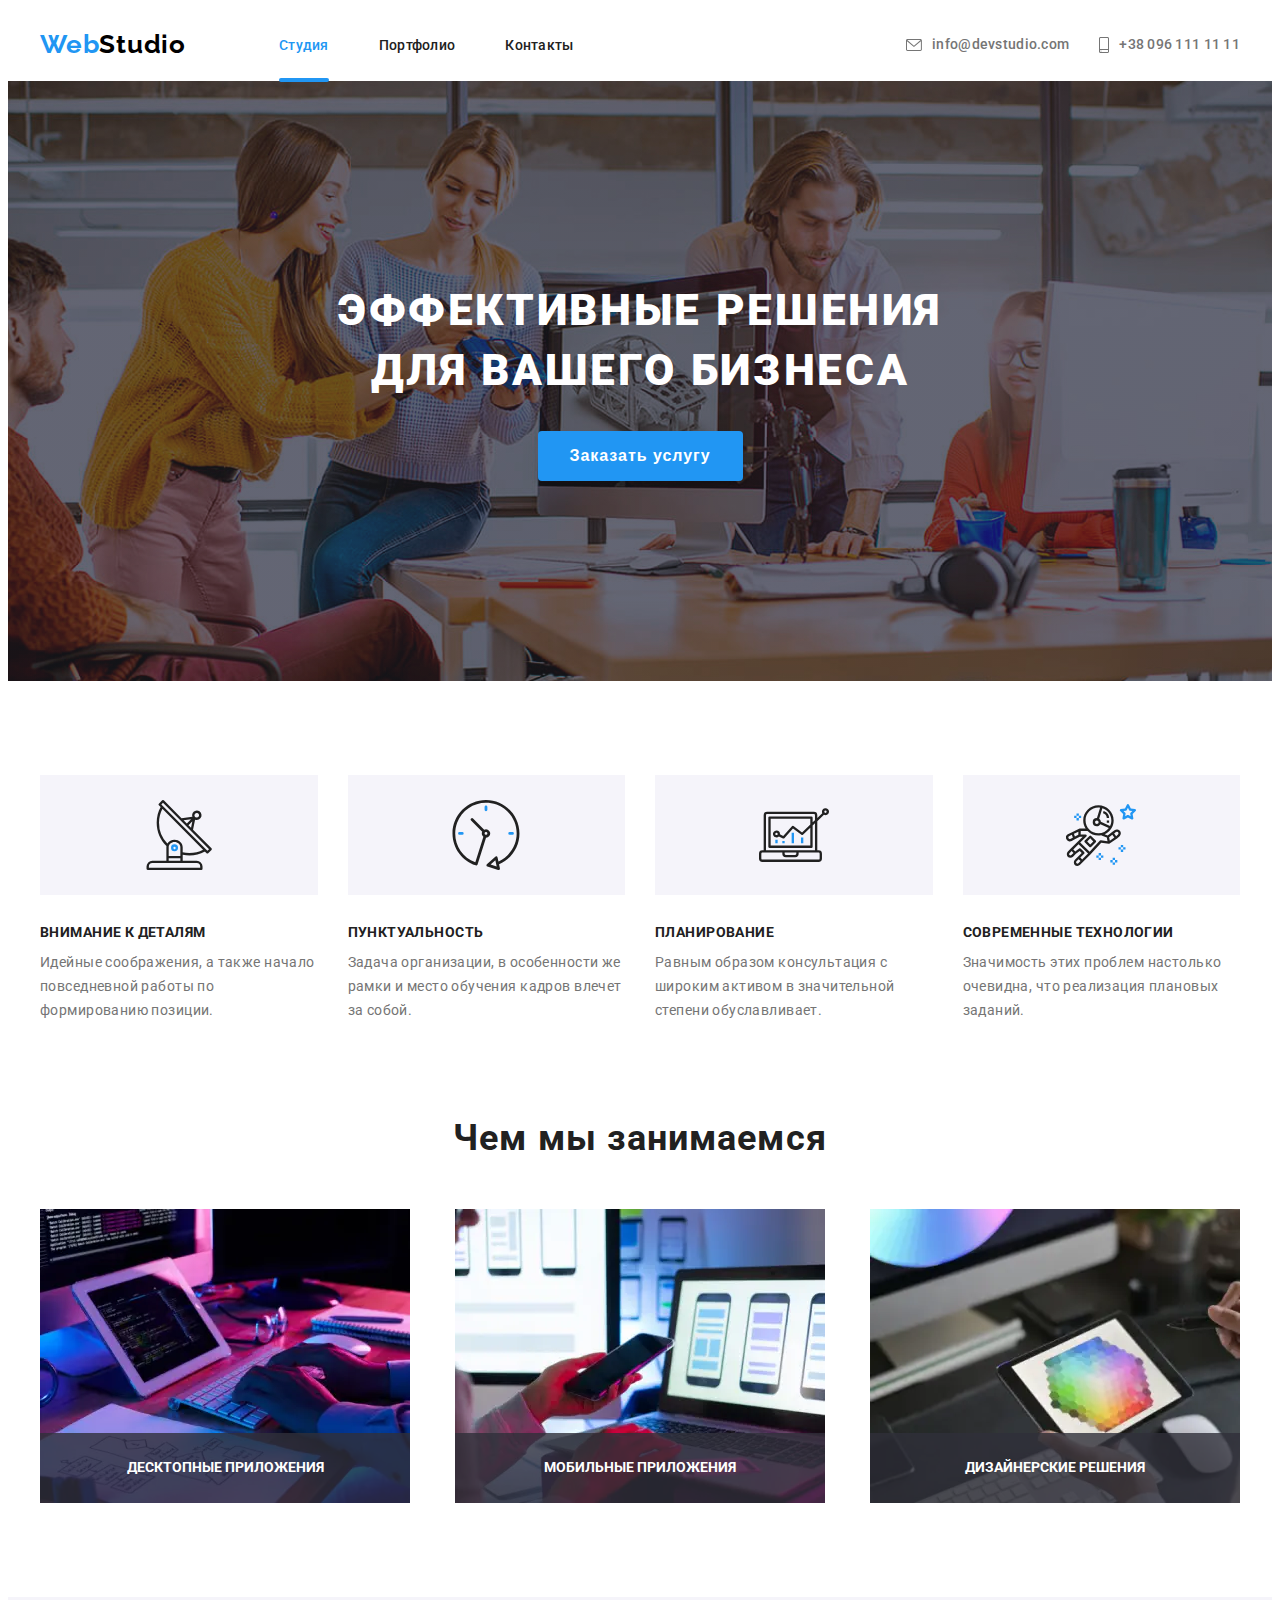
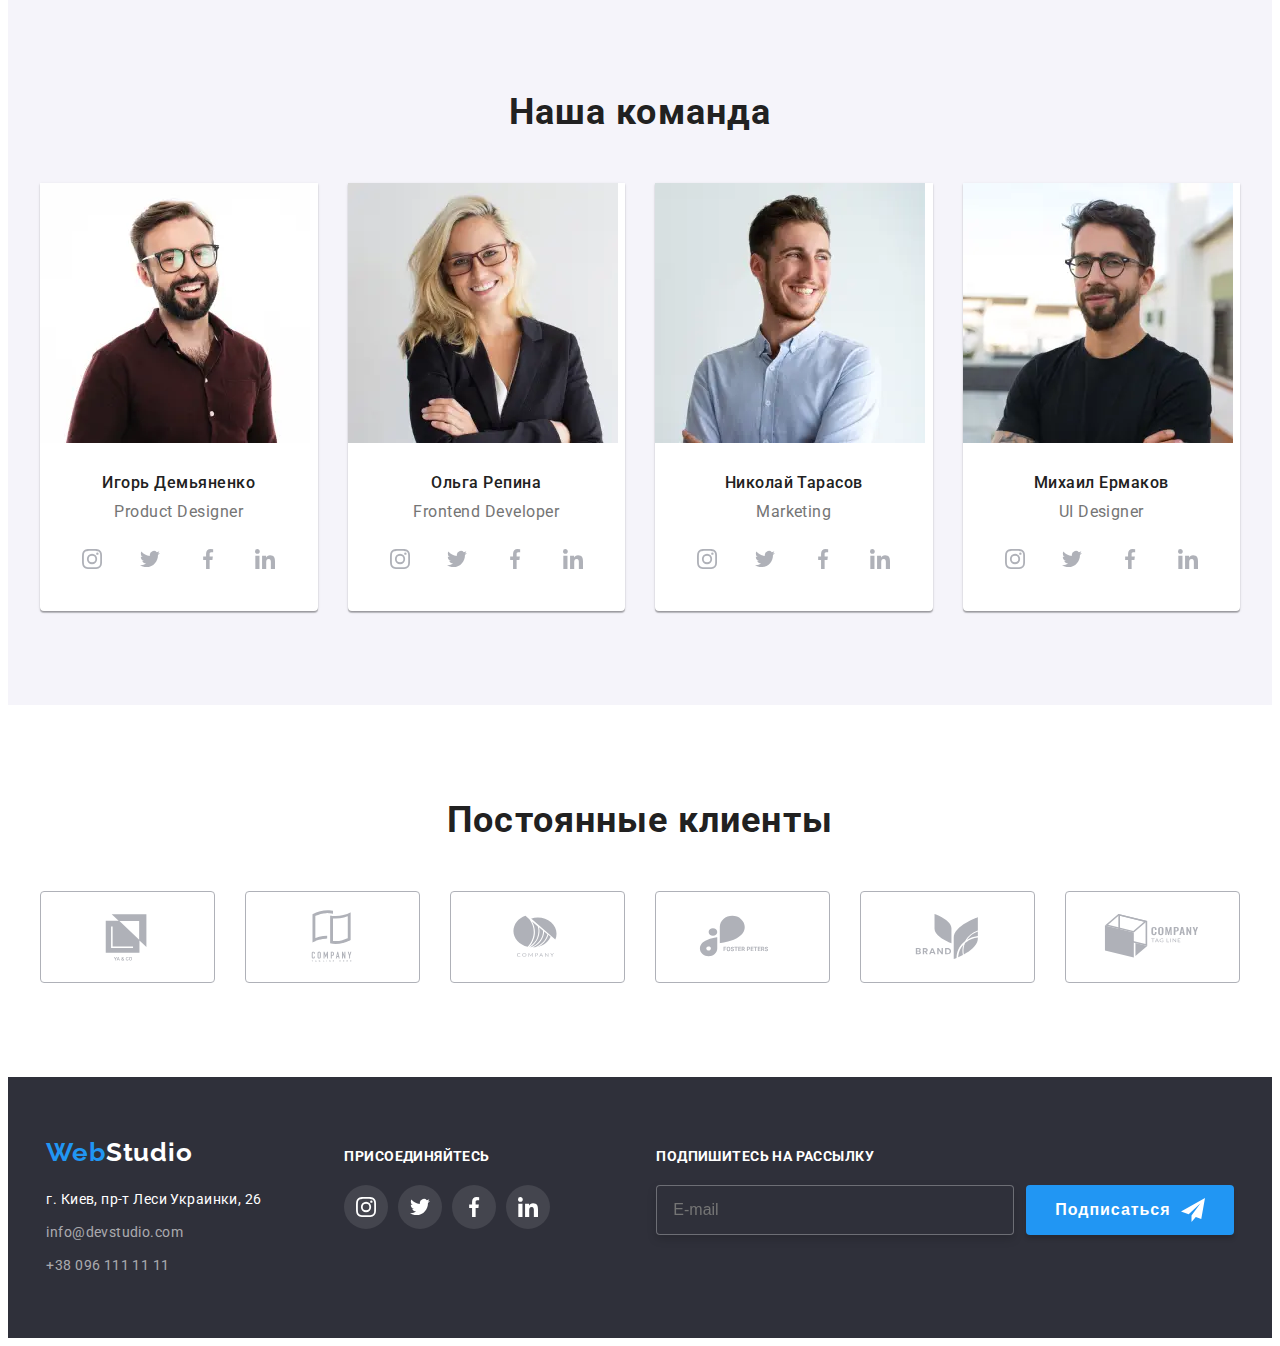
<file: index.html>
<!DOCTYPE html>
<html lang="ru">
  <head>
    <meta charset="UTF-8" />
    <meta http-equiv="X-UA-Compatible" content="IE=edge" />
    <meta name="viewport" content="width=device-width, initial-scale=1.0" />
    <title>Document</title>
    <link
      href="https://fonts.googleapis.com/css2?family=Raleway:wght@700&family=Roboto:wght@400;500;700;900&display=swap"
      rel="stylesheet"
    />
    <link rel="preconnect" href="https://fonts.gstatic.com" />
    <link
      rel="stylesheet"
      href="https://cdnjs.cloudflare.com/ajax/libs/modern-normalize/1.1.0/modern-normalize.min.css"
      integrity="sha512-wpPYUAdjBVSE4KJnH1VR1HeZfpl1ub8YT/NKx4PuQ5NmX2tKuGu6U/JRp5y+Y8XG2tV+wKQpNHVUX03MfMFn9Q=="
      crossorigin="anonymous"
      referrerpolicy="no-referrer"
    />
    <link rel="stylesheet" href="./css/main.min.css" />
  </head>
  <body>
    <!--                                  НАВИГАЦИЯ                                     -->

    <header class="header">
      <div class="container container__header">
        <nav class="navigation">
          <a href="./index.html" class="logo__icon"><span>Web</span>Studio</a>

          <ul class="menu list">
            <li class="menu__item">
              <a href="" class="link underline-link">Студия</a>
            </li>
            <li class="menu__item">
              <a href="./portfolio.html" class="link">Портфолио</a>
            </li>
            <li class="menu__item">
              <a href="" class="link">Контакты</a>
            </li>
          </ul>
        </nav>

        <ul class="contact__list list">
          <li class="contact__item">
            <a href="mailtu:info@devstudio.com" class="link">
              <svg width="16px" height="12px" class="contact__icon">
                <use href="./images/sprite.svg#mail"></use>
              </svg>
              info@devstudio.com
            </a>
          </li>
          <li class="contact__item">
            <a href="tel:380961111111" class="link">
              <svg width="10" height="16" class="contact__icon">
                <use href="./images/sprite.svg#phone"></use>
              </svg>
              +38 096 111 11 11
            </a>
          </li>
        </ul>
        <button class="menu-open" data-menu-open>
          <svg width="40px" height="40px" class="icon__brg">
            <use href="./images/sprite.svg#icon-burger"></use>
          </svg>
        </button>
      </div>

      <!-------------------- MOBILE MENU ----------------------->

      <div class="mobile__menu is-hidden" data-menu>
        <div class="container">
          <button class="menu__close-btn" data-menu-close>
            <svg class="menu__close-icon" width="19" height="19">
              <use href="./images/sprite.svg#closebackd"></use>
            </svg>
          </button>
          <nav>
            <ul class="mobile__nav-list list">
              <li class="mob__nav-item">
                <a
                  class="mob__nav-link modile-nav__link--current link"
                  href="./index.html"
                  >Студия</a
                >
              </li>
              <li class="mob__nav-item">
                <a class="mob__nav-link link" href="./portfolio.html"
                  >Портфолио</a
                >
              </li>
              <li class="mob__nav-item">
                <a class="mob__nav-link link" href="#">Контакты</a>
              </li>
            </ul>
          </nav>
          <div class="mob-bottom">
            <ul class="modile__contact-list list">
              <li class="mob__contact-item">
                <a class="mob__contact-link-tel link" href="tel:+380961111111">
                  +38 096 111 11 11
                </a>
              </li>
              <li class="mob__contact-item">
                <a
                  class="mob__contact-link-mail link"
                  href="mailto:info@devstudio.com"
                >
                  info@devstudio.com
                </a>
              </li>
            </ul>
            <ul class="mob__social-list list">
              <li class="mob__social-item">
                <a href="" class="mob__social-link link">Instagram</a>
              </li>
              <li class="mob__social-item">
                <a href="" class="mob__social-link link">Twitter</a>
              </li>
              <li class="mob__social-item">
                <a href="" class="mob__social-link link">Facebook</a>
              </li>
              <li class="mob__social-item">
                <a href="" class="mob__social-link link">LinkedIn</a>
              </li>
            </ul>
          </div>
        </div>
      </div>
    </header>

    <main>
      <!--                               ГЕРОЙ                                        -->
      <section class="hero">
        <div class="container" calas="hero__container">
          <h1 class="hero__title">
            Эффективные решения <br />
            для вашего бизнеса
          </h1>
          <button type="button" class="hero__button" data-modal-open>
            Заказать услугу
          </button>
        </div>
      </section>
      <!--                               ПРИЕМУЩЕСТВА                                 -->
      <section class="advanteges">
        <div class="container">
          <ul class="advanteges__list list">
            <li class="advanteges__list-item">
              <div class="advanteges__item-icon">
                <svg width="70" height="70">
                  <use href="./images/sprite.svg#vnimanie"></use>
                </svg>
              </div>
              <h3 class="advanteges__title">Внимание к деталям</h3>
              <p class="advanteges__text">
                Идейные соображения, а также начало повседневной работы по
                формированию позиции.
              </p>
            </li>

            <li class="advanteges__list-item">
              <div class="advanteges__item-icon">
                <svg width="70" height="70">
                  <use href="./images/sprite.svg#punktualnost"></use>
                </svg>
              </div>
              <h3 class="advanteges__title">Пунктуальность</h3>
              <p class="advanteges__text">
                Задача организации, в особенности же рамки и место обучения
                кадров влечет за собой.
              </p>
            </li>

            <li class="advanteges__list-item">
              <div class="advanteges__item-icon">
                <svg width="70" height="70">
                  <use href="./images/sprite.svg#planirovanie"></use>
                </svg>
              </div>
              <h3 class="advanteges__title">Планирование</h3>
              <p class="advanteges__text">
                Равным образом консультация с широким активом в значительной
                степени обуславливает.
              </p>
            </li>

            <li class="advanteges__list-item">
              <div class="advanteges__item-icon">
                <svg width="70" height="70">
                  <use href="./images/sprite.svg#technology"></use>
                </svg>
              </div>
              <h3 class="advanteges__title">Современные технологии</h3>
              <p class="advanteges__text">
                Значимость этих проблем настолько очевидна, что реализация
                плановых заданий.
              </p>
            </li>
          </ul>
        </div>
      </section>
      <!--                            РОД ДЕЯТЕЛЬНОСТИ                                -->
      <section class="section section-hide">
        <div class="container">
          <h2 class="section-title">Чем мы занимаемся</h2>
          <ul class="activity__list list">
            <li class="activity__list_item">
              <div class="activity__overlap">
                <picture>
                  <source
                    media="(min-width: 1200px)"
                    srcset="
                      ./images/activity/activity-img-deckstop-1.webp    1x,
                      ./images/activity/activity-img-deckstop-1@2x.webp 2x
                    "
                    type="image/webp"
                  />
                  <source
                    media="(min-width: 1200px)"
                    srcset="
                      ./images/activity/activity-img-deckstop-1.jpg    1x,
                      ./images/activity/activity-img-deckstop-1@2x.jpg 2x
                    "
                  />
                  <img
                    src="./images/classes/classes2.jpg"
                    alt="Мужчина набирает код на клавиатуре"
                  />
                </picture>
                <p class="activity__overlap-heading">Десктопные приложения</p>
              </div>
            </li>
            <li class="activity__list_item">
              <div class="activity__overlap">
                <picture>
                  <source
                    media="(min-width: 1200px)"
                    srcset="
                      ./images/activity/activity-img-deckstop-2.webp    1x,
                      ./images/activity/activity-img-deckstop-2@2x.webp 2x
                    "
                    type="image/webp"
                  />
                  <source
                    media="(min-width: 1200px)"
                    srcset="
                      ./images/activity/activity-img-deckstop-2.jpg    1x,
                      ./images/activity/activity-img-deckstop-2@2x.jpg 2x
                    "
                  />
                  <img
                    src="#"
                    alt="Мужчина работает над мобильним приложением"
                  />
                </picture>
                <p class="activity__overlap-heading">Мобильные приложения</p>
              </div>
            </li>
            <li class="activity__list_item">
              <div class="activity__overlap">
                <picture>
                  <source
                    media="(min-width: 1200px)"
                    srcset="
                      ./images/activity/activity-img-deckstop-3.webp    1x,
                      ./images/activity/activity-img-deckstop-3@2x.webp 2x
                    "
                    type="image/webp"
                  />
                  <source
                    media="(min-width: 1200px)"
                    srcset="
                      ./images/activity/activity-img-deckstop-3.jpg    1x,
                      ./images/activity/activity-img-deckstop-3@2x.jpg 2x
                    "
                  />
                  <img
                    src="#"
                    alt="Женщина выбирает цвет на цветовой гамме на планшете"
                  />
                </picture>
                <p class="activity__overlap-heading">Дизайнерские решения</p>
              </div>
            </li>
          </ul>
        </div>
      </section>
      <!--                                КОМАНДА                                     -->
      <section class="section__team section">
        <div class="container">
          <h2 class="section-title">Наша команда</h2>
          <ul class="team__list">
            <li class="team__list-item">
              <picture>
                <source
                  media="(min-width: 1200px)"
                  srcset="
                    ./images/team/team-img-desktop-1.webp    1x,
                    ./images/team/team-img-desktop-1@2x.webp 2x
                  "
                  type="image/webp"
                />
                <source
                  media="(min-width: 1200px)"
                  srcset="
                    ./images/team/team-img-desktop-1.jpg    1x,
                    ./images/team/team-img-desktop-1@2x.jpg 2x
                  "
                />

                <source
                  media="(min-width: 768px)"
                  srcset="
                    ./images/team/team-img-tablet-1.webp    1x,
                    ./images/team/team-img-tablet-1@2x.webp 2x
                  "
                  type="image/webp"
                />
                <source
                  media="(min-width: 768px)"
                  srcset="
                    ./images/team/team-img-tablet-1.jpg    1x,
                    ./images/team/team-img-tablet-1@2x.jpg 2x
                  "
                />

                <source
                  media="(min-width: 320px)"
                  srcset="
                    ./images/team/team-img-mobile-1.webp    1x,
                    ./images/team/team-img-mobile-1@2x.webp 2x
                  "
                  type="image/webp"
                />
                <source
                  media="(min-width: 320px)"
                  srcset="
                    ./images/team/team-img-mobile-1.jpg    1x,
                    ./images/team/team-img-mobile-1@2x.jpg 2x
                  "
                />

                <img src="#" alt="Молодой парень в очках (красивый)" />
              </picture>
              <div class="team__description">
                <h3 class="team__description-title">Игорь Демьяненко</h3>
                <p lang="en" class="team__description-text">Product Designer</p>
                <ul class="social__list">
                  <li class="social__list-item">
                    <a href="" class="social__item-link">
                      <svg class="social__item-icon">
                        <use href="./images/sprite.svg#instagram"></use>
                      </svg>
                    </a>
                  </li>
                  <li class="social__list-item">
                    <a href="" class="social__item-link">
                      <svg class="social__item-icon">
                        <use href="./images/sprite.svg#twitter"></use>
                      </svg>
                    </a>
                  </li>
                  <li class="social__list-item">
                    <a href="" class="social__item-link">
                      <svg class="social__item-icon">
                        <use href="./images/sprite.svg#facebook"></use>
                      </svg>
                    </a>
                  </li>
                  <li class="social__list-item">
                    <a href="" class="social__item-link">
                      <svg class="social__item-icon">
                        <use href="./images/sprite.svg#linkedin"></use>
                      </svg>
                    </a>
                  </li>
                </ul>
              </div>
            </li>
            <li class="team__list-item">
              <picture>
                <source
                  media="(min-width: 1200px)"
                  srcset="
                    ./images/team/team-img-desktop-2.webp    1x,
                    ./images/team/team-img-desktop-2@2x.webp 2x
                  "
                  type="image/webp"
                />
                <source
                  media="(min-width: 1200px)"
                  srcset="
                    ./images/team/team-img-desktop-2.jpg    1x,
                    ./images/team/team-img-desktop-2@2x.jpg 2x
                  "
                />

                <source
                  media="(min-width: 768px)"
                  srcset="
                    ./images/team/team-img-tablet-2.webp    1x,
                    ./images/team/team-img-tablet-2@2x.webp 2x
                  "
                  type="image/webp"
                />
                <source
                  media="(min-width: 768px)"
                  srcset="
                    ./images/team/team-img-tablet-2.jpg    1x,
                    ./images/team/team-img-tablet-2@2x.jpg 2x
                  "
                />

                <source
                  media="(min-width: 320px)"
                  srcset="
                    ./images/team/team-img-mobile-2.webp    1x,
                    ./images/team/team-img-mobile-2@2x.webp 2x
                  "
                  type="image/webp"
                />
                <source
                  media="(min-width: 320px)"
                  srcset="
                    ./images/team/team-img-mobile-2.jpg    1x,
                    ./images/team/team-img-mobile-2@2x.jpg 2x
                  "
                />

                <img src="#" alt="Умная (блондинка) красивая женщина" />
              </picture>
              <div class="team__description">
                <h3 class="team__description-title">Ольга Репина</h3>
                <p lang="en" class="team__description-text">
                  Frontend Developer
                </p>
                <ul class="social__list">
                  <li class="social__list-item">
                    <a href="" class="social__item-link">
                      <svg class="social__item-icon">
                        <use href="./images/sprite.svg#instagram"></use>
                      </svg>
                    </a>
                  </li>
                  <li class="social__list-item">
                    <a href="" class="social__item-link">
                      <svg class="social__item-icon">
                        <use href="./images/sprite.svg#twitter"></use>
                      </svg>
                    </a>
                  </li>
                  <li class="social__list-item">
                    <a href="" class="social__item-link">
                      <svg class="social__item-icon">
                        <use href="./images/sprite.svg#facebook"></use>
                      </svg>
                    </a>
                  </li>
                  <li class="social__list-item">
                    <a href="" class="social__item-link">
                      <svg class="social__item-icon">
                        <use href="./images/sprite.svg#linkedin"></use>
                      </svg>
                    </a>
                  </li>
                </ul>
              </div>
            </li>
            <li class="team__list-item">
              <picture>
                <source
                  media="(min-width: 1200px)"
                  srcset="
                    ./images/team/team-img-desktop-3.webp    1x,
                    ./images/team/team-img-desktop-3@2x.webp 2x
                  "
                  type="image/webp"
                />
                <source
                  media="(min-width: 1200px)"
                  srcset="
                    ./images/team/team-img-desktop-3.jpg    1x,
                    ./images/team/team-img-desktop-3@2x.jpg 2x
                  "
                />

                <source
                  media="(min-width: 768px)"
                  srcset="
                    ./images/team/team-img-tablet-3.webp    1x,
                    ./images/team/team-img-tablet-3@2x.webp 2x
                  "
                  type="image/webp"
                />
                <source
                  media="(min-width: 768px)"
                  srcset="
                    ./images/team/team-img-tablet-3.jpg    1x,
                    ./images/team/team-img-tablet-3@2x.jpg 2x
                  "
                />

                <source
                  media="(min-width: 320px)"
                  srcset="
                    ./images/team/team-img-mobile-3.webp    1x,
                    ./images/team/team-img-mobile-3@2x.webp 2x
                  "
                  type="image/webp"
                />
                <source
                  media="(min-width: 320px)"
                  srcset="
                    ./images/team/team-img-mobile-3.jpg    1x,
                    ./images/team/team-img-mobile-3@2x.jpg 2x
                  "
                />

                <img src="#" alt="Все такой же красивый парень но без очков" />
              </picture>
              <div class="team__description">
                <h3 class="team__description-title">Николай Тарасов</h3>
                <p lang="en" class="team__description-text">Marketing</p>
                <ul class="social__list">
                  <li class="social__list-item">
                    <a href="" class="social__item-link">
                      <svg class="social__item-icon">
                        <use href="./images/sprite.svg#instagram"></use>
                      </svg>
                    </a>
                  </li>
                  <li class="social__list-item">
                    <a href="" class="social__item-link">
                      <svg class="social__item-icon">
                        <use href="./images/sprite.svg#twitter"></use>
                      </svg>
                    </a>
                  </li>
                  <li class="social__list-item">
                    <a href="" class="social__item-link">
                      <svg class="social__item-icon">
                        <use href="./images/sprite.svg#facebook"></use>
                      </svg>
                    </a>
                  </li>
                  <li class="social__list-item">
                    <a href="" class="social__item-link">
                      <svg class="social__item-icon">
                        <use href="./images/sprite.svg#linkedin"></use>
                      </svg>
                    </a>
                  </li>
                </ul>
              </div>
            </li>
            <li class="team__list-item">
              <picture>
                <source
                  media="(min-width: 1200px)"
                  srcset="
                    ./images/team/team-img-desktop-4.webp    1x,
                    ./images/team/team-img-desktop-4@2x.webp 2x
                  "
                  type="image/webp"
                />
                <source
                  media="(min-width: 1200px)"
                  srcset="
                    ./images/team/team-img-desktop-4.jpg    1x,
                    ./images/team/team-img-desktop-4@2x.jpg 2x
                  "
                />

                <source
                  media="(min-width: 768px)"
                  srcset="
                    ./images/team/team-img-tablet-4.webp    1x,
                    ./images/team/team-img-tablet-4@2x.webp 2x
                  "
                  type="image/webp"
                />
                <source
                  media="(min-width: 768px)"
                  srcset="
                    ./images/team/team-img-tablet-4.jpg    1x,
                    ./images/team/team-img-tablet-4@2x.jpg 2x
                  "
                />

                <source
                  media="(min-width: 320px)"
                  srcset="
                    ./images/team/team-img-mobile-4.webp    1x,
                    ./images/team/team-img-mobile-4@2x.webp 2x
                  "
                  type="image/webp"
                />
                <source
                  media="(min-width: 320px)"
                  srcset="
                    ./images/team/team-img-mobile-4.jpg    1x,
                    ./images/team/team-img-mobile-4@2x.jpg 2x
                  "
                />

                <img src="#" alt="Миша очень похож на Игоря" />
              </picture>
              <div class="team__description">
                <h3 class="team__description-title">Михаил Ермаков</h3>
                <p lang="en" class="team__description-text">UI Designer</p>
                <ul class="social__list">
                  <li class="social__list-item">
                    <a href="" class="social__item-link">
                      <svg class="social__item-icon">
                        <use href="./images/sprite.svg#instagram"></use>
                      </svg>
                    </a>
                  </li>
                  <li class="social__list-item">
                    <a href="" class="social__item-link">
                      <svg class="social__item-icon">
                        <use href="./images/sprite.svg#twitter"></use>
                      </svg>
                    </a>
                  </li>
                  <li class="social__list-item">
                    <a href="" class="social__item-link">
                      <svg class="social__item-icon">
                        <use href="./images/sprite.svg#facebook"></use>
                      </svg>
                    </a>
                  </li>
                  <li class="social__list-item">
                    <a href="" class="social__item-link">
                      <svg class="social__item-icon">
                        <use href="./images/sprite.svg#linkedin"></use>
                      </svg>
                    </a>
                  </li>
                </ul>
              </div>
            </li>
          </ul>
        </div>
      </section>
      <!--                           ПОСТОЯННЫЕ КЛИНЕТЫ                                 -->
      <section class="section">
        <div class="container">
          <h2 class="section-title">Постоянные клиенты</h2>
          <ul class="clients-list list">
            <li class="clients-item">
              <a href="" class="clients-link link">
                <svg width="106" height="60px">
                  <use href="./images/sprite.svg#yaco"></use>
                </svg>
              </a>
            </li>

            <li class="clients-item">
              <a href="" class="clients-link link">
                <svg width="106" height="60px">
                  <use href="./images/sprite.svg#companytag2"></use>
                </svg>
              </a>
            </li>
            <li class="clients-item">
              <a href="" class="clients-link link">
                <svg width="106" height="60px">
                  <use href="./images/sprite.svg#company"></use>
                </svg>
              </a>
            </li>
            <li class="clients-item">
              <a href="" class="clients-link link">
                <svg width="106" height="60px">
                  <use href="./images/sprite.svg#fosterpeters"></use>
                </svg>
              </a>
            </li>
            <li class="clients-item">
              <a href="" class="clients-link link">
                <svg width="106" height="60px">
                  <use href="./images/sprite.svg#brand"></use>
                </svg>
              </a>
            </li>
            <li class="clients-item">
              <a href="" class="clients-link link">
                <svg width="106" height="60px">
                  <use href="./images/sprite.svg#companytag"></use>
                </svg>
              </a>
            </li>
          </ul>
        </div>
      </section>
    </main>

    <!--                                      ПОДВАЛ САЙТА                               -->
    <footer class="footer">
      <div class="container">
        <div class="footer__logo-address">
          <a href="" class="logo__icon"><span>Web</span>Studio</a>
          <address class="footer__adress">
            г. Киев, пр-т Леси Украинки, 26
          </address>
          <ul class="footer__contact-list">
            <li class="footer__mail">
              <a href="mailtu:info@devstudio.com" class="link"
                >info@devstudio.com</a
              >
            </li>
            <li class="footer__phone">
              <a href="tel:380961111111" class="link">+38 096 111 11 11</a>
            </li>
          </ul>
        </div>
        <div class="footer__social-section">
          <h3 class="footer__modal-title">ПРИСОЕДИНЯЙТЕСЬ</h3>
          <ul class="footer__social-list">
            <li class="footer__social-item">
              <a href="" class="footer__social-link">
                <svg class="footer__social-icon">
                  <use href="./images/sprite.svg#instagram"></use>
                </svg>
              </a>
            </li>
            <li class="footer__social-item">
              <a href="" class="footer__social-link">
                <svg class="footer__social-icon">
                  <use href="./images/sprite.svg#twitter"></use>
                </svg>
              </a>
            </li>
            <li class="footer__social-item">
              <a href="" class="footer__social-link">
                <svg class="footer__social-icon">
                  <use href="./images/sprite.svg#facebook"></use>
                </svg>
              </a>
            </li>
            <li class="footer__social-item">
              <a href="" class="footer__social-link">
                <svg class="footer__social-icon">
                  <use href="./images/sprite.svg#linkedin"></use>
                </svg>
              </a>
            </li>
          </ul>
        </div>
        <div class="footer__subscription-request">
          <p class="footer__modal-title">Подпишитесь на рассылку</p>
          <form action="#" class="footer__modal-form">
            <label class="footer__communication-window">
              <input
                type="text"
                name="E-mail"
                placeholder="E-mail"
                class="fotter__post-mail"
                required
              />
            </label>
            <button type="submit" class="footer__submit-btn">
              Подписаться<svg class="footer__btn-icon">
                <use href="./images/sprite.svg#footericonsend"></use>
              </svg>
            </button>
          </form>
        </div>
      </div>
    </footer>

    <div class="backdrop is-hidden" data-modal>
      <div class="modal">
        <button type="button" class="modal__button-close" data-modal-close>
          <svg class="modal__button-icon" width="18" height="18">
            <use href="./images/sprite.svg#closebackd"></use>
          </svg>
        </button>
        <form action="#" class="modal-form">
          <p class="modal__name-form">
            Оставьте свои данные, мы вам перезвоним
          </p>
          <lable class="modal__form-field">
            <span class="form__lable-name">Имя</span>
            <span class="form__input-wrapper">
              <input
                type="text"
                class="form__field-input"
                name="user-name"
                minlength="2"
                pattern="[a-zA-Zа-яёА-ЯЁ]+"
                title="Имя должно содержать символы кирилицы или латиницы"
                required
              />
              <svg class="form__filed-icon">
                <use href="./images/sprite.svg#username"></use>
              </svg>
            </span>
          </lable>
          <lable class="modal__form-field">
            <span class="form__lable-name">Телефон</span>
            <span class="form__input-wrapper">
              <input
                type="tel"
                class="form__field-input"
                name="user-phone"
                pattern="[0-9]{3}-[0-9]{3}-[0-9]{2}-[0-9]{2}"
                title="096-000-00-00"
                required
              />
              <svg class="form__filed-icon">
                <use href="./images/sprite.svg#userphone"></use>
              </svg>
            </span>
          </lable>
          <lable class="modal__form-field">
            <span class="form__lable-name">Почта</span>
            <span class="form__input-wrapper">
              <input type="text" class="form__field-input" name="user-mail" />
              <svg class="form__filed-icon">
                <use href="./images/sprite.svg#usermail"></use>
              </svg>
            </span>
          </lable>
          <lable class="modal__form-field">Комментарий</lable>
          <textarea
            name="user-massage"
            class="modal__form-message"
            placeholder="Введите текст"
          ></textarea>

          <input
            type="checkbox"
            class="modal__form-checkbox visually-hidden"
            id="accept-policy"
          />
          <label for="accept-policy" class="form__checkbox-label"
            >Соглашаюсь с рассылкой и принимаю&nbsp;<a
              href="#"
              class="modal-form-label-link"
              >Условия договора</a
            ></label
          >
          <div style="text-align: center">
            <button type="submit" class="modal__form-btn">Отправить</button>
          </div>
        </form>
      </div>
    </div>

    <script src="./js/modal.js"></script>
    <script src="./js/menu.js"></script>
  </body>
</html>
</file>
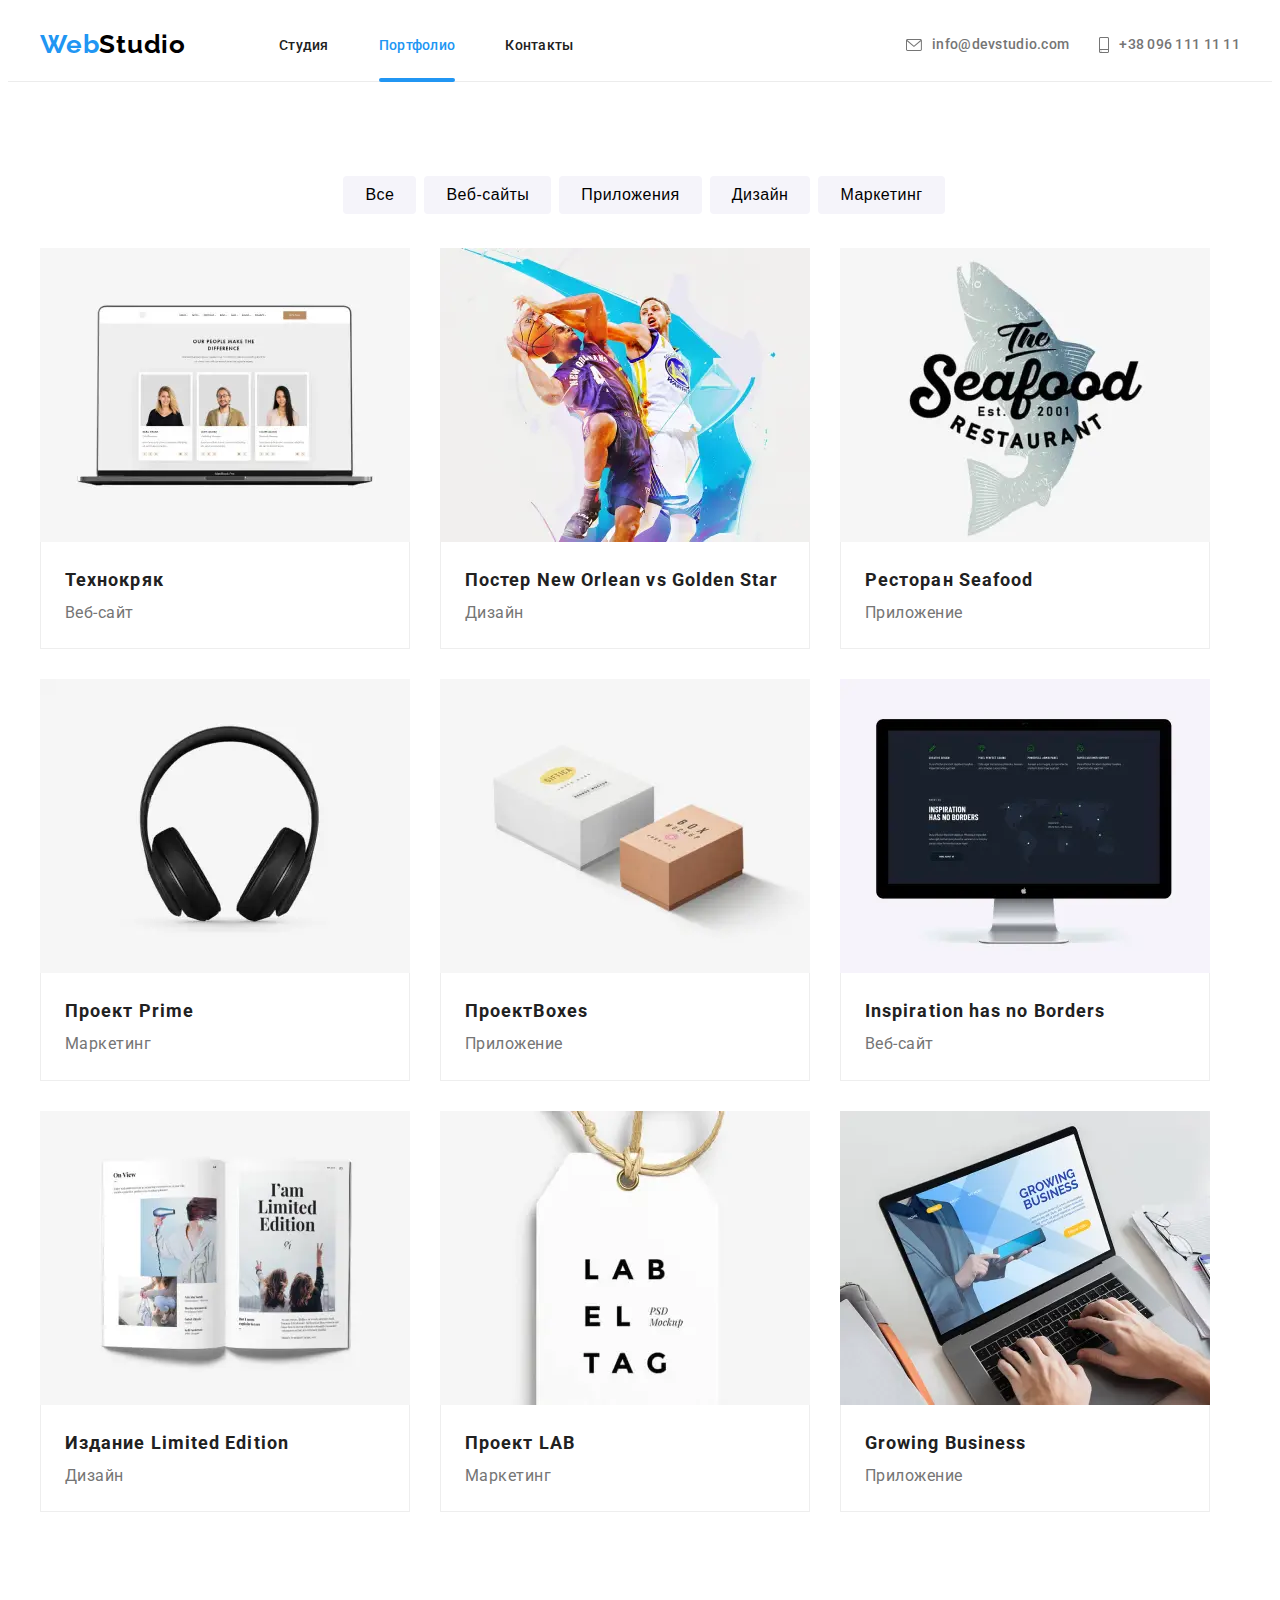
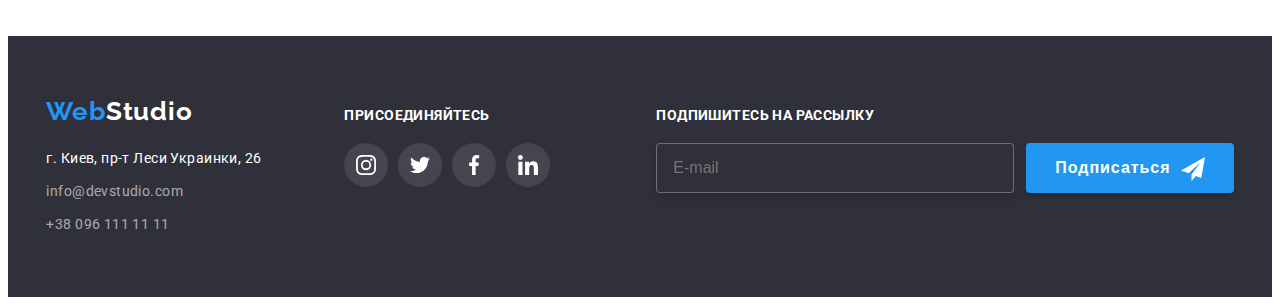
<file: portfolio.html>
<!DOCTYPE html>
<html lang="ru">
  <head>
    <meta charset="UTF-8" />
    <meta http-equiv="X-UA-Compatible" content="IE=edge" />
    <meta name="viewport" content="width=device-width, initial-scale=1.0" />
    <title>Document</title>
    <link
      href="https://fonts.googleapis.com/css2?family=Raleway:wght@700&family=Roboto:wght@400;500;700;900&display=swap"
      rel="stylesheet"
    />
    <link rel="preconnect" href="https://fonts.gstatic.com" />
    <link
      rel="stylesheet"
      href="https://cdnjs.cloudflare.com/ajax/libs/modern-normalize/1.1.0/modern-normalize.min.css"
      integrity="sha512-wpPYUAdjBVSE4KJnH1VR1HeZfpl1ub8YT/NKx4PuQ5NmX2tKuGu6U/JRp5y+Y8XG2tV+wKQpNHVUX03MfMFn9Q=="
      crossorigin="anonymous"
      referrerpolicy="no-referrer"
    />
    <link rel="stylesheet" href="./css/main.min.css" />
  </head>

  <body>
    <!--Navigation-->
    <header class="header portfolio-page">
      <div class="container container__header">
        <nav class="navigation">
          <a href="./index.html" class="logo__icon"><span>Web</span>Studio</a>

          <ul class="menu list">
            <li class="menu__item">
              <a href="./index.html" class="link">Студия</a>
            </li>
            <li class="menu__item">
              <a href="" class="link underline-link">Портфолио</a>
            </li>
            <li class="menu__item">
              <a href="" class="link">Контакты</a>
            </li>
          </ul>
          </nav>
          <ul class="contact__list list">
            <li class="contact__item">
              <a href="mailtu:info@devstudio.com" class="link">
                <svg width="16px" height="12px" class="contact__icon">
                  <use href="./images/sprite.svg#mail"></use>
                </svg>
                info@devstudio.com
              </a>
            </li>
            <li class="contact__item">
              <a href="tel:380961111111" class="link">
                <svg width="10" height="16" class="contact__icon">
                  <use href="./images/sprite.svg#phone"></use>
                </svg>
                +38 096 111 11 11
              </a>
            </li>
          </ul>
          <button class="menu-open" data-menu-open>
            <svg width="40px" height="40px" class="icon__brg">
              <use href="./images/sprite.svg#icon-burger"></use>
            </svg>
          </button>
        </nav>
      </div>

      <!-------------------- MOBILE MENU ----------------------->

      <div class="mobile__menu is-hidden" data-menu>
        <div class="container">
          <button class="menu__close-btn" data-menu-close>
            <svg class="menu__close-icon" width="19" height="19">
              <use href="./images/sprite.svg#closebackd"></use>
            </svg>
          </button>
          <nav>
            <ul class="mobile__nav-list list">
              <li class="mob__nav-item">
                <a class="mob__nav-link link" href="./index.html">Студия</a>
              </li>
              <li class="mob__nav-item">
                <a
                  class="mob__nav-link modile-nav__link--current link"
                  href="./portfolio.html"
                  >Портфолио</a
                >
              </li>
              <li class="mob__nav-item">
                <a class="mob__nav-link link" href="#">Контакты</a>
              </li>
            </ul>
          </nav>
          <div class="mob-bottom">
            <ul class="modile__contact-list list">
              <li class="mob__contact-item">
                <a class="mob__contact-link-tel link" href="tel:+380961111111">
                  +38 096 111 11 11
                </a>
              </li>
              <li class="mob__contact-item">
                <a
                  class="mob__contact-link-mail link"
                  href="mailto:info@devstudio.com"
                >
                  info@devstudio.com
                </a>
              </li>
            </ul>
            <ul class="mob__social-list list">
              <li class="mob__social-item">
                <a href="" class="mob__social-link link">Instagram</a>
              </li>
              <li class="mob__social-item">
                <a href="" class="mob__social-link link">Twitter</a>
              </li>
              <li class="mob__social-item">
                <a href="" class="mob__social-link link">Facebook</a>
              </li>
              <li class="mob__social-item">
                <a href="" class="mob__social-link link">LinkedIn</a>
              </li>
            </ul>
          </div>
        </div>
      </div>
    </header>

    <main>
      <section class="section-portfolio section">
        <div class="container">
          <h1 hidden>Портфолио</h1>
          <ul class="filter-button-page list">
            <li class="portfolio-button__item">
              <button type="button" class="button-portfolio">Все</button>
            </li>
            <li class="portfolio-button__item">
              <button type="button" class="button-portfolio">Веб-сайты</button>
            </li>
            <li class="portfolio-button__item">
              <button type="button" class="button-portfolio">Приложения</button>
            </li>
            <li class="portfolio-button__item">
              <button type="button" class="button-portfolio">Дизайн</button>
            </li>
            <li class="portfolio-button__item">
              <button type="button" class="button-portfolio">Маркетинг</button>
            </li>
          </ul>

          <ul class="portfolio-list-card list">
            <li class="potfolio-list-item">
              <a href="" class="portfolio-link-item list">
                <div class="img-list-portfolio-wrapper">
                  <picture>
                    <source
                      media="(min-width: 1200px)"
                      srcset="
                        ./images/portfolio/potfolio-img-desktop-1.webp    1x,
                        ./images/portfolio/potfolio-img-desktop-1@2x.webp 2x
                      "
                      type="image/webp"
                    />
                    <source
                      media="(min-width: 1200px)"
                      srcset="
                        ./images/portfolio/potfolio-img-desktop-1.jpg    1x,
                        ./images/portfolio/potfolio-img-desktop-1@2x.jpg 2x
                      "
                    />

                    <source
                      media="(min-width: 768px)"
                      srcset="
                        ./images/portfolio/potfolio-img-tablet-1.webp    1x,
                        ./images/portfolio/potfolio-img-tablet-1@2x.webp 2x
                      "
                      type="image/webp"
                    />
                    <source
                      media="(min-width: 768px)"
                      srcset="
                        ./images/portfolio/potfolio-img-tablet-1.jpg    1x,
                        ./images/portfolio/potfolio-img-tablet-1@2x.jpg 2x
                      "
                    />

                    <source
                      media="(min-width: 480px)"
                      srcset="
                        ./images/portfolio/potfolio-img-mobile-1.webp    1x,
                        ./images/portfolio/potfolio-img-mobile-1@2x.webp 2x
                      "
                      type="image/webp"
                    />
                    <source
                      media="(min-width: 480px)"
                      srcset="
                        ./images/portfolio/potfolio-img-mobile-1.jpg    1x,
                        ./images/portfolio/potfolio-img-mobile-1@2x.jpg 2x
                      "
                    />

                    <img src="#" alt="Ноутбу с открытым вебсайтом" />
                  </picture>
                  <p class="overlap">
                    Технокряк это современная площадка распространения
                    коронавируса. Компании используют эту платформу для
                    цифрового шпионажа и атак на защищённые сервера конкурентов.
                  </p>
                </div>
                <div class="card-description">
                  <h2 class="post-name">Технокряк</h2>
                  <p class="text">Веб-сайт</p>
                </div>
              </a>
            </li>
            <li class="potfolio-list-item">
              <a href="" class="portfolio-link-item list">
                <div class="img-list-portfolio-wrapper">
                  <picture>
                    <source
                      media="(min-width: 1200px)"
                      srcset="
                        ./images/portfolio/potfolio-img-desktop-2.webp    1x,
                        ./images/portfolio/potfolio-img-desktop-2@2x.webp 2x
                      "
                      type="image/webp"
                    />
                    <source
                      media="(min-width: 1200px)"
                      srcset="
                        ./images/portfolio/potfolio-img-desktop-2.jpg    1x,
                        ./images/portfolio/potfolio-img-desktop-2@2x.jpg 2x
                      "
                    />

                    <source
                      media="(min-width: 768px)"
                      srcset="
                        ./images/portfolio/potfolio-img-tablet-2.webp    1x,
                        ./images/portfolio/potfolio-img-tablet-2@2x.webp 2x
                      "
                      type="image/webp"
                    />
                    <source
                      media="(min-width: 768px)"
                      srcset="
                        ./images/portfolio/potfolio-img-tablet-2.jpg    1x,
                        ./images/portfolio/potfolio-img-tablet-2@2x.jpg 2x
                      "
                    />

                    <source
                      media="(min-width: 480px)"
                      srcset="
                        ./images/portfolio/potfolio-img-mobile-2.webp    1x,
                        ./images/portfolio/potfolio-img-mobile-2@2x.webp 2x
                      "
                      type="image/webp"
                    />
                    <source
                      media="(min-width: 480px)"
                      srcset="
                        ./images/portfolio/potfolio-img-mobile-2.jpg    1x,
                        ./images/portfolio/potfolio-img-mobile-2@2x.jpg 2x
                      "
                    />

                    <img src="#" alt="Баскетболисты" />
                  </picture>
                  <p class="overlap">
                    Технокряк это современная площадка распространения
                    коронавируса. Компании используют эту платформу для
                    цифрового шпионажа и атак на защищённые сервера конкурентов.
                  </p>
                </div>
                <div class="card-description">
                  <h2 class="post-name">Постер <span lang="en">New Orlean vs Golden Star</span>
                  </h2>
                  <p class="text">Дизайн</p>
                </div>
              </a>
            </li>
            <li class="potfolio-list-item">
              <a href="" class="portfolio-link-item list">
                <div class="img-list-portfolio-wrapper">
                  <picture>
                    <source
                      media="(min-width: 1200px)"
                      srcset="
                        ./images/portfolio/potfolio-img-desktop-3.webp    1x,
                        ./images/portfolio/potfolio-img-desktop-3@2x.webp 2x
                      "
                      type="image/webp"
                    />
                    <source
                      media="(min-width: 1200px)"
                      srcset="
                        ./images/portfolio/potfolio-img-desktop-3.jpg    1x,
                        ./images/portfolio/potfolio-img-desktop-3@2x.jpg 2x
                      "
                    />

                    <source
                      media="(min-width: 768px)"
                      srcset="
                        ./images/portfolio/potfolio-img-tablet-3.webp    1x,
                        ./images/portfolio/potfolio-img-tablet-3@2x.webp 2x
                      "
                      type="image/webp"
                    />
                    <source
                      media="(min-width: 768px)"
                      srcset="
                        ./images/portfolio/potfolio-img-tablet-3.jpg    1x,
                        ./images/portfolio/potfolio-img-tablet-3@2x.jpg 2x
                      "
                    />

                    <source
                      media="(min-width: 480px)"
                      srcset="
                        ./images/portfolio/potfolio-img-mobile-3.webp    1x,
                        ./images/portfolio/potfolio-img-mobile-3@2x.webp 2x
                      "
                      type="image/webp"
                    />
                    <source
                      media="(min-width: 480px)"
                      srcset="
                        ./images/portfolio/potfolio-img-mobile-3.jpg    1x,
                        ./images/portfolio/potfolio-img-mobile-3@2x.jpg 2x
                      "
                    />

                    <img src="#" alt="Постер с рыбкой" />
                  </picture>
                  <p class="overlap">
                    Технокряк это современная площадка распространения
                    коронавируса. Компании используют эту платформу для
                    цифрового шпионажа и атак на защищённые сервера конкурентов.
                  </p>
                </div>
                <div class="card-description">
                  <h2 class="post-name">
                    Ресторан <span lang="en">Seafood</span>
                  </h2>
                  <p class="text">Приложение</p>
                </div>
              </a>
            </li>
            <li class="potfolio-list-item">
              <a href="" class="portfolio-link-item">
                <div class="img-list-portfolio-wrapper">
                  <picture>
                    <source
                      media="(min-width: 1200px)"
                      srcset="
                        ./images/portfolio/potfolio-img-desktop-4.webp    1x,
                        ./images/portfolio/potfolio-img-desktop-4@2x.webp 2x
                      "
                      type="image/webp"
                    />
                    <source
                      media="(min-width: 1200px)"
                      srcset="
                        ./images/portfolio/potfolio-img-desktop-4.jpg    1x,
                        ./images/portfolio/potfolio-img-desktop-4@2x.jpg 2x
                      "
                    />

                    <source
                      media="(min-width: 768px)"
                      srcset="
                        ./images/portfolio/potfolio-img-tablet-4.webp    1x,
                        ./images/portfolio/potfolio-img-tablet-4@2x.webp 2x
                      "
                      type="image/webp"
                    />
                    <source
                      media="(min-width: 768px)"
                      srcset="
                        ./images/portfolio/potfolio-img-tablet-4.jpg    1x,
                        ./images/portfolio/potfolio-img-tablet-4@2x.jpg 2x
                      "
                    />

                    <source
                      media="(min-width: 480px)"
                      srcset="
                        ./images/portfolio/potfolio-img-mobile-4.webp    1x,
                        ./images/portfolio/potfolio-img-mobile-4@2x.webp 2x
                      "
                      type="image/webp"
                    />
                    <source
                      media="(min-width: 480px)"
                      srcset="
                        ./images/portfolio/potfolio-img-mobile-4.jpg    1x,
                        ./images/portfolio/potfolio-img-mobile-4@2x.jpg 2x
                      "
                    />

                    <img src="#" alt="Наушники" />
                  </picture>
                  <p class="overlap">
                    Технокряк это современная площадка распространения
                    коронавируса. Компании используют эту платформу для
                    цифрового шпионажа и атак на защищённые сервера конкурентов.
                  </p>
                </div>
                <div class="card-description">
                  <h2 class="post-name">Проект <span lang="en">Prime</span></h2>
                  <p class="text">Маркетинг</p>
                </div>
              </a>
            </li>
            <li class="potfolio-list-item">
              <a href="#" class="portfolio-link-item list">
                <div class="img-list-portfolio-wrapper">
                  <picture>
                    <source
                      media="(min-width: 1200px)"
                      srcset="
                        ./images/portfolio/potfolio-img-desktop-5.webp    1x,
                        ./images/portfolio/potfolio-img-desktop-5@2x.webp 2x
                      "
                      type="image/webp"
                    />
                    <source
                      media="(min-width: 1200px)"
                      srcset="
                        ./images/portfolio/potfolio-img-desktop-5.jpg    1x,
                        ./images/portfolio/potfolio-img-desktop-5@2x.jpg 2x
                      "
                    />

                    <source
                      media="(min-width: 768px)"
                      srcset="
                        ./images/portfolio/potfolio-img-tablet-5.webp    1x,
                        ./images/portfolio/potfolio-img-tablet-5@2x.webp 2x
                      "
                      type="image/webp"
                    />
                    <source
                      media="(min-width: 768px)"
                      srcset="
                        ./images/portfolio/potfolio-img-tablet-5.jpg    1x,
                        ./images/portfolio/potfolio-img-tablet-5@2x.jpg 2x
                      "
                    />

                    <source
                      media="(min-width: 480px)"
                      srcset="
                        ./images/portfolio/potfolio-img-mobile-5.webp    1x,
                        ./images/portfolio/potfolio-img-mobile-5@2x.webp 2x
                      "
                      type="image/webp"
                    />
                    <source
                      media="(min-width: 480px)"
                      srcset="
                        ./images/portfolio/potfolio-img-mobile-5.jpg    1x,
                        ./images/portfolio/potfolio-img-mobile-5@2x.jpg 2x
                      "
                    />

                    <img src="#" alt="Две коробки" />
                  </picture>
                  <p class="overlap">
                    Технокряк это современная площадка распространения
                    коронавируса. Компании используют эту платформу для
                    цифрового шпионажа и атак на защищённые сервера конкурентов.
                  </p>
                </div>
                <div class="card-description">
                  <h2 class="post-name">Проект<span lang="en">Boxes</span></h2>
                  <p class="text">Приложение</p>
                </div>
              </a>
            </li>
            <li class="potfolio-list-item">
              <a href="" class="portfolio-link-item list">
                <div class="img-list-portfolio-wrapper">
                  <picture>
                    <source
                      media="(min-width: 1200px)"
                      srcset="
                        ./images/portfolio/potfolio-img-desktop-6.webp    1x,
                        ./images/portfolio/potfolio-img-desktop-6@2x.webp 2x
                      "
                      type="image/webp"
                    />
                    <source
                      media="(min-width: 1200px)"
                      srcset="
                        ./images/portfolio/potfolio-img-desktop-6.jpg    1x,
                        ./images/portfolio/potfolio-img-desktop-6@2x.jpg 2x
                      "
                    />

                    <source
                      media="(min-width: 768px)"
                      srcset="
                        ./images/portfolio/potfolio-img-tablet-6.webp    1x,
                        ./images/portfolio/potfolio-img-tablet-6@2x.webp 2x
                      "
                      type="image/webp"
                    />
                    <source
                      media="(min-width: 768px)"
                      srcset="
                        ./images/portfolio/potfolio-img-tablet-6.jpg    1x,
                        ./images/portfolio/potfolio-img-tablet-6@2x.jpg 2x
                      "
                    />

                    <source
                      media="(min-width: 480px)"
                      srcset="
                        ./images/portfolio/potfolio-img-mobile-6.webp    1x,
                        ./images/portfolio/potfolio-img-mobile-6@2x.webp 2x
                      "
                      type="image/webp"
                    />
                    <source
                      media="(min-width: 480px)"
                      srcset="
                        ./images/portfolio/potfolio-img-mobile-6.jpg    1x,
                        ./images/portfolio/potfolio-img-mobile-6@2x.jpg 2x
                      "
                    />

                    <img src="#" alt="монитор" />
                  </picture>
                  <p class="overlap">
                    Технокряк это современная площадка распространения
                    коронавируса. Компании используют эту платформу для
                    цифрового шпионажа и атак на защищённые сервера конкурентов.
                  </p>
                </div>
                <div class="card-description">
                  <h2 lang="en" class="post-name">
                    Inspiration has no Borders
                  </h2>
                  <p class="text">Веб-сайт</p>
                </div>
              </a>
            </li>
            <li class="potfolio-list-item">
              <a href="" class="portfolio-link-item list">
                <div class="img-list-portfolio-wrapper">
                  <picture>
                    <source
                      media="(min-width: 1200px)"
                      srcset="
                        ./images/portfolio/potfolio-img-desktop-7.webp    1x,
                        ./images/portfolio/potfolio-img-desktop-7@2x.webp 2x
                      "
                      type="image/webp"
                    />
                    <source
                      media="(min-width: 1200px)"
                      srcset="
                        ./images/portfolio/potfolio-img-desktop-7.jpg    1x,
                        ./images/portfolio/potfolio-img-desktop-7@2x.jpg 2x
                      "
                    />

                    <source
                      media="(min-width: 768px)"
                      srcset="
                        ./images/portfolio/potfolio-img-tablet-7.webp    1x,
                        ./images/portfolio/potfolio-img-tablet-7@2x.webp 2x
                      "
                      type="image/webp"
                    />
                    <source
                      media="(min-width: 768px)"
                      srcset="
                        ./images/portfolio/potfolio-img-tablet-7.jpg    1x,
                        ./images/portfolio/potfolio-img-tablet-7@2x.jpg 2x
                      "
                    />

                    <source
                      media="(min-width: 480px)"
                      srcset="
                        ./images/portfolio/potfolio-img-mobile-7.webp    1x,
                        ./images/portfolio/potfolio-img-mobile-7@2x.webp 2x
                      "
                      type="image/webp"
                    />
                    <source
                      media="(min-width: 480px)"
                      srcset="
                        ./images/portfolio/potfolio-img-mobile-7.jpg    1x,
                        ./images/portfolio/potfolio-img-mobile-7@2x.jpg 2x
                      "
                    />

                    <img src="№" alt="книга" />
                  </picture>
                  <p class="overlap">
                    Технокряк это современная площадка распространения
                    коронавируса. Компании используют эту платформу для
                    цифрового шпионажа и атак на защищённые сервера конкурентов.
                  </p>
                </div>
                <div class="card-description">
                  <h2 class="post-name">
                    Издание <span lang="en">Limited Edition</span>
                  </h2>
                  <p class="text">Дизайн</p>
                </div>
              </a>
            </li>
            <li class="potfolio-list-item">
              <a href="" class="portfolio-link-item list">
                <div class="img-list-portfolio-wrapper">
                  <picture>
                    <source
                      media="(min-width: 1200px)"
                      srcset="
                        ./images/portfolio/potfolio-img-desktop-8.webp    1x,
                        ./images/portfolio/potfolio-img-desktop-8@2x.webp 2x
                      "
                      type="image/webp"
                    />
                    <source
                      media="(min-width: 1200px)"
                      srcset="
                        ./images/portfolio/potfolio-img-desktop-8.jpg    1x,
                        ./images/portfolio/potfolio-img-desktop-8@2x.jpg 2x
                      "
                    />

                    <source
                      media="(min-width: 768px)"
                      srcset="
                        ./images/portfolio/potfolio-img-tablet-8.webp    1x,
                        ./images/portfolio/potfolio-img-tablet-8@2x.webp 2x
                      "
                      type="image/webp"
                    />
                    <source
                      media="(min-width: 768px)"
                      srcset="
                        ./images/portfolio/potfolio-img-tablet-8.jpg    1x,
                        ./images/portfolio/potfolio-img-tablet-8@2x.jpg 2x
                      "
                    />

                    <source
                      media="(min-width: 480px)"
                      srcset="
                        ./images/portfolio/potfolio-img-mobile-8.webp    1x,
                        ./images/portfolio/potfolio-img-mobile-8@2x.webp 2x
                      "
                      type="image/webp"
                    />
                    <source
                      media="(min-width: 480px)"
                      srcset="
                        ./images/portfolio/potfolio-img-mobile-8.jpg    1x,
                        ./images/portfolio/potfolio-img-mobile-8@2x.jpg 2x
                      "
                    />

                    <img src="№" alt="бирка" />
                  </picture>
                  <p class="overlap">
                    Технокряк это современная площадка распространения
                    коронавируса. Компании используют эту платформу для
                    цифрового шпионажа и атак на защищённые сервера конкурентов.
                  </p>
                </div>
                <div class="card-description">
                  <h2 class="post-name">Проект <span lang="en">LAB</span></h2>
                  <p class="text">Маркетинг</p>
                </div>
              </a>
            </li>
            <li class="potfolio-list-item">
              <a href="" class="portfolio-link-item list">
                <div class="img-list-portfolio-wrapper">
                  <picture>
                    <source
                      media="(min-width: 1200px)"
                      srcset="
                        ./images/portfolio/potfolio-img-desktop-9.webp    1x,
                        ./images/portfolio/potfolio-img-desktop-9@2x.webp 2x
                      "
                      type="image/webp"
                    />
                    <source
                      media="(min-width: 1200px)"
                      srcset="
                        ./images/portfolio/potfolio-img-desktop-9.jpg    1x,
                        ./images/portfolio/potfolio-img-desktop-9@2x.jpg 2x
                      "
                    />

                    <source
                      media="(min-width: 768px)"
                      srcset="
                        ./images/portfolio/potfolio-img-tablet-9.webp    1x,
                        ./images/portfolio/potfolio-img-tablet-9@2x.webp 2x
                      "
                      type="image/webp"
                    />
                    <source
                      media="(min-width: 768px)"
                      srcset="
                        ./images/portfolio/potfolio-img-tablet-9.jpg    1x,
                        ./images/portfolio/potfolio-img-tablet-9@2x.jpg 2x
                      "
                    />

                    <source
                      media="(min-width: 480px)"
                      srcset="
                        ./images/portfolio/potfolio-img-mobile-9.webp    1x,
                        ./images/portfolio/potfolio-img-mobile-9@2x.webp 2x
                      "
                      type="image/webp"
                    />
                    <source
                      media="(min-width: 480px)"
                      srcset="
                        ./images/portfolio/potfolio-img-mobile-9.jpg    1x,
                        ./images/portfolio/potfolio-img-mobile-9@2x.jpg 2x
                      "
                    />

                    <img src="№" alt="Ноутбу" />
                  </picture>
                  <p class="overlap">
                    Технокряк это современная площадка распространения
                    коронавируса. Компании используют эту платформу для
                    цифрового шпионажа и атак на защищённые сервера конкурентов.
                  </p>
                </div>
                <div class="card-description">
                  <h2 lang="en" class="post-name">Growing Business</h2>
                  <p class="text">Приложение</p>
                </div>
              </a>
            </li>
          </ul>
        </div>
      </section>
    </main>
    <!--FOOTER-->
    <footer class="footer">
      <div class="container">
        <div class="footer__logo-address">
          <a href="" class="logo__icon"><span>Web</span>Studio</a>
          <address class="footer__adress">
            г. Киев, пр-т Леси Украинки, 26
          </address>
          <ul class="footer__contact-list">
            <li class="footer__mail">
              <a href="mailtu:info@devstudio.com" class="link"
                >info@devstudio.com</a
              >
            </li>
            <li class="footer__phone">
              <a href="tel:380961111111" class="link">+38 096 111 11 11</a>
            </li>
          </ul>
        </div>
        <div class="footer__social-section">
          <h3 class="footer__modal-title">ПРИСОЕДИНЯЙТЕСЬ</h3>
          <ul class="footer__social-list">
            <li class="footer__social-item">
              <a href="" class="footer__social-link">
                <svg class="footer__social-icon">
                  <use href="./images/sprite.svg#instagram"></use>
                </svg>
              </a>
            </li>
            <li class="footer__social-item">
              <a href="" class="footer__social-link">
                <svg class="footer__social-icon">
                  <use href="./images/sprite.svg#twitter"></use>
                </svg>
              </a>
            </li>
            <li class="footer__social-item">
              <a href="" class="footer__social-link">
                <svg class="footer__social-icon">
                  <use href="./images/sprite.svg#facebook"></use>
                </svg>
              </a>
            </li>
            <li class="footer__social-item">
              <a href="" class="footer__social-link">
                <svg class="footer__social-icon">
                  <use href="./images/sprite.svg#linkedin"></use>
                </svg>
              </a>
            </li>
          </ul>
        </div>
        <div class="footer__subscription-request">
          <p class="footer__modal-title">Подпишитесь на рассылку</p>
          <form action="#" class="footer__modal-form">
            <label class="footer__communication-window">
              <input
                type="text"
                name="E-mail"
                placeholder="E-mail"
                class="fotter__post-mail"
                required
              />
            </label>
            <button type="submit" class="footer__submit-btn">
              Подписаться<svg class="footer__btn-icon">
                <use href="./images/sprite.svg#footericonsend"></use>
              </svg>
            </button>
          </form>
        </div>
      </div>
    </footer>
  </body>
  <script src="./js/menu.js"></script>
</html>
</file>
<file: css/main.min.css>
:root{--primary-text-color: #757575;--title-text-color: #212121;--accent-color: #2196f3;--primary-white-color: #ffffff;--button-color: #f5f4fa;--background-icon-color: #f5f4fa;--icon-color: #afb1b8;--cubic-bezier: cubic-bezier(0.4, 0, 0.2, 1)}.visually-hidden{position:absolute !important;clip:rect(1px 1px 1px 1px);clip:rect(1px, 1px, 1px, 1px);padding:0 !important;border:0 !important;height:1px !important;width:1px !important;overflow:hidden}h1,h2,h3,h4,h5,h6,p{margin-top:0;margin-bottom:0}ul,ol{margin:0;padding:0;list-style:none}img{display:block}body{color:var(--primary-text-color);background-color:var(--primary-white-color);font-family:Roboto, sans-serif;font-weight:700}.link{text-decoration:none;transition:color 250ms var(--cubic-bezier),fill 250ms var(--cubic-bezier)}.section{padding-top:94px;padding-bottom:94px}@media screen and (max-width: 1200px){.section{padding-top:60px;padding-bottom:60px}}.container{width:100%;margin:0 auto;padding-left:15px;padding-right:15px}@media screen and (min-width: 480px){.container{max-width:480px}}@media screen and (min-width: 768px){.container{max-width:768px}}@media screen and (min-width: 1200px){.container{max-width:1200px}}.section-title{margin-bottom:30px;color:var(--title-text-color);font-size:28px;line-height:1.17;text-align:center;letter-spacing:0.03em}@media screen and (min-width: 1200px){.section-title{margin-bottom:50px;font-size:36px;line-height:1.17}}.backdrop{position:fixed;top:0;left:0;width:100%;height:100%;transition:opacity 250ms var(--cubic-bezier);background-color:rgba(0,0,0,0.2)}.backdrop.is-hidden{opacity:0;visibility:hidden;pointer-events:none}.modal{position:absolute;top:50%;left:50%;transform:translate(-50%, -50%);padding:40px;width:450px;height:609px;background-color:var(--primary-white-color)}@media screen and (min-width: 768px){.modal{width:450px}}@media screen and (min-width: 1200px){.modal{width:528px;height:581px}}.modal__button-close{position:absolute;top:14px;right:14px;width:30px;height:30px;border-radius:50%;border:1px solid rgba(0,0,0,0.1);background-color:transparent;cursor:pointer;transition:fill 250ms var(--cubic-bezier)}.modal__button-close:focus,.modal__button-close:hover{fill:var(--accent-color)}.modal__button-icon{width:11px;height:11px}.modal__name-form{font-weight:700;font-size:20px;text-align:center;letter-spacing:0.03em;margin-bottom:12px;color:var(--title-text-color)}.modal-form{display:flex;flex-direction:column}.modal__form-field{font-weight:400;font-size:12px;line-height:14px;margin-bottom:10px;color:var(--primary-text-color)}.form__lable-name{display:block;margin-bottom:4px}.form__input-wrapper{display:block;position:relative}.form__field-input{width:100%;height:40px;border:1px solid rgba(33,33,33,0.2);border-radius:4px;padding-left:42px;transition:border-color 250ms var(--cubic-bezier)}.form__field-input:focus{outline:none;border-color:var(--accent-color)}.form__field-input:focus+.form__filed-icon{fill:var(--accent-color)}.form__filed-icon{position:absolute;width:13px;height:13px;top:50%;transform:translateY(-50%);left:12px;transition:fill 250ms var(--cubic-bezier)}.modal__form-message{width:100%;height:120px;margin-bottom:20px;border:1px solid rgba(33,33,33,0.2);border-radius:4px;padding:12px 16px;resize:none;transition:border-color 250ms var(--cubic-bezier)}.modal__form-message:focus{outline:none;border-color:var(--accent-color)}.modal__form-message::placeholder{color:rgba(117,117,117,0.5)}.form__checkbox-label{display:flex;align-items:center;justify-content:center;font-weight:400;font-size:12px}@media screen and (min-width: 1200px){.form__checkbox-label{font-size:14px}}.form__checkbox-label::before{content:"";width:16px;height:15px;border:2px solid var(--title-text-color);border-radius:2px;margin-right:9px;cursor:pointer}.modal-form-label-link{font-size:12px;line-height:14px;letter-spacing:0.03em;color:var(--accent-color);text-decoration:underline var(--accent-color)}@media screen and (min-width: 1200px){.modal-form-label-link{font-size:14px}}.modal__form-checkbox:checked+.form__checkbox-label::before{background-image:url(../images/backdrop/iconcheck.svg);background-size:cover;border:none}.modal__form-checkbox:focus+.form__checkbox-label::before{outline:1px solid var(--accent-color)}.modal__form-btn{font-weight:700;font-size:16px;line-height:1.8;padding:10px 55px;display:block;margin-top:30px;margin-left:auto;margin-right:auto;letter-spacing:0.06em;cursor:pointer;border:0;width:200px;height:50px;color:var(--button-color);background-color:var(--accent-color);box-shadow:0px 4px 4px rgba(0,0,0,0.15);border-radius:4px;transition:background-color 250ms var(--cubic-bezier),color 250ms var(--cubic-bezier),box-shadow 250ms var(--cubic-bezier)}.container__header{display:flex;align-items:center;justify-content:space-between}.navigation .logo__icon{margin-right:93px;color:#000000;text-decoration:none;font-family:Raleway, sans-serif;font-size:26px;line-height:1.2;letter-spacing:0.03em}.logo__icon>span{color:var(--accent-color)}.portfolio-page{border-bottom:1px solid #ececec}.header{display:flex;align-items:center;padding-top:10px;padding-bottom:10px}@media screen and (min-width: 768px){.header{padding-top:26px;padding-bottom:26px}}@media screen and (min-width: 1200px){.header{padding-top:21px;padding-bottom:21px}}.menu{display:none}@media screen and (min-width: 768px){.menu{display:flex;align-items:center}.menu .link:hover,.menu .link:focus{color:var(--accent-color)}.menu .link.underline-link{color:var(--accent-color)}}.menu .link{position:relative;color:var(--title-text-color);font-weight:500;font-size:14px;line-height:1.14;letter-spacing:0.02em}.link.underline-link::after{content:"";position:absolute;display:block;bottom:0;left:0;margin-bottom:-29px;width:100%;height:4px;border-radius:2px;background-color:var(--accent-color)}@media screen and (min-width: 768px){.link.underline-link::after{margin-bottom:-38.5px}}@media screen and (min-width: 1200px){.link.underline-link::after{margin-bottom:-28.5px}}.contact__list .link{display:flex;align-items:center;color:var(--primary-text-color);font-weight:500;font-size:14px;line-height:1.14;letter-spacing:0.02em}.contact__item .link:hover,.contact__item .link:focus{color:var(--accent-color)}.navigation{display:flex;align-items:center}.contact__list{display:none}@media screen and (min-width: 768px){.contact__list{display:flex;flex-direction:column;align-items:flex-start;margin-left:55px}}@media screen and (min-width: 1200px){.contact__list{flex-direction:row;align-items:center;margin-left:306px}}@media screen and (min-width: 768px) and (max-width: 1199px){.contact__list .contact__item:not(:last-child){margin-bottom:10px}}.menu__item:not(:last-child){margin-right:50px}.contact__item:not(:last-child){margin-right:30px}.contact__icon{margin-right:10px;fill:currentColor}.mobile__menu{position:fixed;top:0;left:0;background-color:#ffffff;width:100vw;height:100vh;padding:48px 40px;z-index:100;transition:opacity 500ms linear, visibility 500ms linear}@media screen and (min-width: 768px){.mobile__menu{display:none}}.mobile__menu .container{position:relative;height:100%;display:flex;flex-direction:column;justify-content:space-between}.mobile__menu.is-hidden{opacity:0;pointer-events:none}.menu-open{background-color:transparent;border:none}@media screen and (min-width: 768px){.menu-open{display:none}}.menu__close-btn{position:absolute;background-color:transparent;border:none;right:27px;top:-27px}.mob__nav-item:not(:last-child){margin-bottom:36px}.mob__nav-link{font-weight:500;font-size:40px;line-height:47px;letter-spacing:0.02em;color:#212121}.modile-nav__link--current{color:var(--accent-color)}.modile__contact-list{margin-bottom:64px}.mob__contact-item:not(:last-child){margin-bottom:33px}.mob__contact-link-tel{font-weight:500;font-size:34px;line-height:40px;letter-spacing:0.02em;color:var(--accent-color)}.mob__contact-link-mail{font-weight:500;font-size:24px;line-height:28px;letter-spacing:0.02em;color:#757575}.mob__social-item{position:relative}.mob__social-item:not(:last-child){margin-right:20px}.mob__social-item:not(:last-child)::after{position:absolute;content:"";height:22px;width:0px;right:-10px;top:0;border:1px solid rgba(33,33,33,0.2)}.mob__social-list{display:flex}.mob__social-link{font-weight:500;font-size:18px;line-height:22px;letter-spacing:0.02em;color:var(--accent-color)}.hero__container{display:flex}.hero{background-color:#c4c4c4;background-image:linear-gradient(rgba(47,48,58,0.4), rgba(47,48,58,0.4)),url("../images/hero/heromob.jpg");background-position:center;background-size:cover;background-repeat:no-repeat;max-width:1600px;align-items:center;text-align:center;margin:0 auto;padding-left:15px;padding-right:15px;padding-top:118px;padding-bottom:118px}@media screen and (min-device-pixel-ratio: 2), screen and (min-resolution: 192dpi), screen and (min-resolution: 2dppx){.hero .hero{background-image:url("../images/hero/heromob@2x.jpg")}}@media screen and (min-width: 768px){.hero{background-image:linear-gradient(rgba(47,48,58,0.4), rgba(47,48,58,0.4)),url("../images/hero/herotablet.jpg")}}@media screen and (min-width: 768px) and (min-device-pixel-ratio: 2), screen and (min-width: 768px) and (min-resolution: 192dpi), screen and (min-width: 768px) and (min-resolution: 2dppx){.hero .hero{background-image:url("../images/hero/herotablet@2x.jpg")}}@media screen and (min-width: 1200px){.hero{background-image:linear-gradient(rgba(47,48,58,0.4), rgba(47,48,58,0.4)),url("../images/hero/herodestop.jpg")}}@media screen and (min-width: 1200px) and (min-device-pixel-ratio: 2), screen and (min-width: 1200px) and (min-resolution: 192dpi), screen and (min-width: 1200px) and (min-resolution: 2dppx){.hero .hero{background-image:url("../images/hero/herodestop@2x.jpg")}}@media screen and (min-width: 1200px){.hero{padding-top:200px;padding-bottom:200px}}.hero__title{margin-top:0;margin-bottom:30px;color:var(--primary-white-color);font-weight:900;font-size:26px;line-height:1.62;text-align:center;letter-spacing:0.06em;text-transform:uppercase}@media screen and (min-width: 1200px){.hero__title{font-size:44px;line-height:1.36}}.hero__button{margin:0 auto;padding:10px 32px;min-width:200px;border:0;color:var(--primary-white-color);background-color:var(--accent-color);cursor:pointer;font-size:16px;font-weight:700;line-height:1.9;letter-spacing:0.06em;box-shadow:0px 4px 4px rgba(0,0,0,0.15);border-radius:4px}.advanteges{padding-top:60px;padding-bottom:60px;margin-bottom:0}@media screen and (min-width: 1200px){.advanteges{padding-top:94px;padding-bottom:0}}.advanteges__title{margin-bottom:10px;margin-top:0;font-style:normal;font-size:14px;line-height:1.14;letter-spacing:0.03em;text-align:center;text-transform:uppercase;color:var(--title-text-color)}@media screen and (min-width: 768px){.advanteges__title{text-align:left}}.advanteges__text{font-weight:400;font-size:14px;line-height:1.7;letter-spacing:0.03em}.advanteges__list{margin-bottom:-30px}@media screen and (min-width: 768px){.advanteges__list{display:flex;flex-wrap:wrap;margin-left:-30px}}.advanteges__item-icon{display:flex;justify-content:center;align-items:center;height:120px;background-color:var(--background-icon-color);margin-bottom:30px}.advanteges__list-item{width:100%;margin-bottom:30px}@media screen and (min-width: 768px){.advanteges__list-item{flex-basis:calc((100% - 60px) / 2);margin-left:30px}}@media screen and (min-width: 1200px){.advanteges__list-item{flex-basis:calc((100% - 120px) / 4)}}.section-hide{display:none}@media screen and (min-width: 1200px){.section-hide{display:block}}.activity__list{display:flex;align-items:center;justify-content:space-between}.activity__list_item:not(:last-child){margin-right:30px}.activity__overlap-heading{display:flex;justify-content:center;align-items:center;position:absolute;bottom:0;left:0;width:100%;height:70px;font-size:14px;line-height:1.14;font-weight:700;text-align:center;text-transform:uppercase;background-color:rgba(47,48,58,0.8);color:var(--primary-white-color)}.activity__overlap{position:relative}.team__list{margin-bottom:-30px}@media screen and (min-width: 768px){.team__list{display:flex;flex-wrap:wrap;margin-left:-30px}}.team__list-item{flex-direction:column;box-shadow:0px 1px 3px rgba(0,0,0,0.12),0px 1px 1px rgba(0,0,0,0.14),0px 2px 1px rgba(0,0,0,0.2);border-radius:0px 0px 4px 4px;background-color:var(--primary-white-color);width:100%;margin-bottom:30px}@media screen and (min-width: 768px){.team__list-item{flex-basis:calc((100% - 60px) / 2);margin-left:30px}}@media screen and (min-width: 1200px){.team__list-item{flex-basis:calc((100% - 120px) / 4)}}.section__team{background-color:#f5f4fa}.team__description{display:block;padding:24px 122px}@media screen and (min-width: 768px){.team__description{padding:24px 74px}}@media screen and (min-width: 1200px){.team__description{padding:30px 30px}}.team__description-title{padding-bottom:10px;color:var(--title-text-color);font-weight:500;font-size:16px;line-height:1.2;text-align:center;letter-spacing:0.03em}.team__description-text{margin-bottom:16px;font-weight:400;font-size:16px;line-height:1.2;text-align:center;letter-spacing:0.03em}.social__list{display:flex;justify-content:space-between}.social__item-link{display:flex;align-items:center;justify-content:center;transition:background-color 250ms var(--cubic-bezier);fill:var(--icon-color);width:44px;height:44px;border-radius:50%}.social__item-link:hover,.social__item-link:focus{fill:var(--primary-white-color);background-color:var(--accent-color)}.social__item-icon{width:20px;height:20px}.clients-list{display:flex;flex-wrap:wrap;margin-left:-30px;margin-top:-30px}.clients-item{width:100%;flex-basis:calc((100% - 60px) / 2);margin-left:30px;margin-top:30px}@media screen and (min-width: 768px){.clients-item{flex-basis:calc((100% - 90px) / 3)}}@media screen and (min-width: 1200px){.clients-item{flex-basis:calc((100% - 180px) / 6)}}.clients-link{display:flex;align-items:center;justify-content:center;fill:var(--icon-color);padding:16px 31px 16px 31px;height:92px;border:1px solid #afb1b8;box-sizing:border-box;border-radius:4px}.clients-link:hover,.clients-link:focus{border-color:var(--accent-color)}.clients-link:hover,.clients-link:focus>svg{fill:var(--accent-color);filter:drop-shadow(0px 4px 4px rgba(0,0,0,0.25))}.filter-button-page{margin-bottom:40px;display:flex;flex-wrap:wrap;justify-content:flex-start;margin-left:-8px;margin-top:-15px}@media screen and (min-width: 768px){.filter-button-page{display:flex;justify-content:center;text-align:center;margin:0 auto;margin-bottom:14px}}@media screen and (min-width: 1200px){.filter-button-page{display:flex;justify-content:center;text-align:center;margin:0 auto;margin-bottom:34px}}.button-portfolio{padding:6px 22px;border-radius:4px;text-align:center;border:none;cursor:pointer;transition:background-color 250ms var(--cubic-bezier);background-color:var(--button-color);font-size:16px;font-weight:500;line-height:1.6;letter-spacing:0.03em}.button-portfolio:hover,.button-portfolio:focus{color:var(--primary-white-color);background-color:var(--accent-color)}.portfolio-button__item{margin-left:8px;margin-top:15px}@media screen and (min-width: 768px){.portfolio-button__item{margin-top:0}}.portfolio-list-card{display:flex;flex-direction:column;align-items:center}@media screen and (min-width: 768px){.portfolio-list-card{flex-direction:row;flex-wrap:wrap;align-items:stretch;flex-basis:calc((100% - 60px) / 2);margin-left:-30px}}.portfolio-list-card .post-name{color:var(--title-text-color);font-size:18px;line-height:2;letter-spacing:0.06em}.portfolio-list-card .text{color:var(--primary-text-color);font-weight:400;font-size:16px;line-height:1.9;letter-spacing:0.03em}.potfolio-list-item{display:flex;flex-direction:column;width:450px}@media screen and (min-width: 768px){.potfolio-list-item{margin-left:30px;width:354px}}@media screen and (min-width: 1200px){.potfolio-list-item{margin-left:30px;width:370px}}.potfolio-list-item:not(:last-child){margin-bottom:30px}.card-description{display:block;padding:20px 0px 20px 24px;border-right:1px solid #eeeeee;border-bottom:1px solid #eeeeee;border-left:1px solid #eeeeee}.portfolio-link-item{text-decoration:none}.portfolio-link-item:hover,.portfolio-link-item:focus{box-shadow:0px 1px 1px rgba(0,0,0,0.12),0px 4px 4px rgba(0,0,0,0.06),1px 4px 6px rgba(0,0,0,0.16)}.portfolio-link-item{display:block}.portfolio-link-item:hover .overlap,.portfolio-link-item:focus .overlap{transform:translateY(0%)}.img-list-portfolio-wrapper{position:relative;overflow:hidden}.overlap{position:absolute;top:0;left:0;width:100%;height:100%;font-weight:400;font-size:18px;line-height:1.56;letter-spacing:0.03em;padding:63px 24px;color:var(--primary-white-color);background-color:rgba(33,150,243,0.9);transform:translateY(100%);transition:transform 250ms linear}.footer{display:flex;background-color:#2f303a;padding-top:60px;padding-bottom:60px}.footer .container{display:flex;flex-direction:column;align-items:center}@media screen and (min-width: 768px){.footer .container{flex-direction:row;align-items:flex-start;flex-wrap:wrap;justify-content:space-around}}@media screen and (min-width: 1200px){.footer .container{display:flex;align-items:baseline}}.footer__logo-address{display:flex;flex-direction:column;align-items:center}.footer__logo-address .logo__icon{color:var(--primary-white-color);text-decoration:none;font-family:Raleway, sans-serif;font-weight:700;font-size:26px;line-height:1.2;letter-spacing:0.03em}@media screen and (min-width: 1200px){.footer__logo-address{display:inline-block}}.footer__adress{margin-top:20px;margin-bottom:9px;color:var(--primary-white-color);font-size:14px;line-height:1.7;font-weight:400;font-style:normal;letter-spacing:0.03em}.footer__contact-list .link{font-weight:400;font-size:14px;line-height:1.7;letter-spacing:0.03em;color:rgba(255,255,255,0.6)}.footer__contact-list .link .link:hover,.footer__contact-list .link .link:focus{color:var(--accent-color)}.footer__mail{margin-bottom:9px}.footer__social-section{margin-top:60px}@media screen and (min-width: 758px){.footer__social-section{margin-top:0}}@media screen and (min-width: 1200px){.footer__social-section{margin-top:0;margin-left:70px}}.footer__modal-title{margin-bottom:20px;font-weight:700;font-size:14px;line-height:1.17;letter-spacing:0.03em;text-transform:uppercase;text-align:center;color:var(--primary-white-color)}@media screen and (min-width: 1200px){.footer__modal-title{text-align:left}}.footer__social-list{display:flex}.footer__social-item:not(:first-child){margin-left:10px}.footer__social-link{display:flex;align-items:center;justify-content:center;fill:var(--primary-white-color);background:rgba(255,255,255,0.1);transition:background-color 250ms var(--cubic-bezier);width:44px;height:44px;border-radius:50%}.footer__social-link:hover,.footer__social-link:focus{fill:var(--primary-white-color);background-color:var(--accent-color)}.footer__social-icon{width:20px;height:20px}.footer__subscription-request{margin-top:60px}@media screen and (min-width: 1200px){.footer__subscription-request{margin-left:93px;margin-top:0}}.footer__modal-form{display:flex;flex-direction:column;align-items:center}@media screen and (min-width: 1200px){.footer__modal-form{flex-direction:row}}.fotter__post-mail{width:350px;margin-bottom:20px;height:50px;font-size:16px;line-height:1.25;padding-left:16px;vertical-align:middle;border:1px solid rgba(255,255,255,0.3);box-sizing:border-box;filter:drop-shadow(0px 4px 4px rgba(0,0,0,0.15));border-radius:4px;background-color:#2f303a;color:var(--primary-white-color)}@media screen and (min-width: 1200px){.fotter__post-mail{width:358px;margin-bottom:0;margin-right:12px}}.footer__submit-btn{position:relative;vertical-align:middle;padding:10px 29px;cursor:pointer;font-weight:700;font-size:16px;line-height:1.87;letter-spacing:0.06em;background-color:#2196f3;box-shadow:0px 4px 4px rgba(0,0,0,0.15);color:var(--primary-white-color);border-radius:4px;border:0;transition:background-color 250ms var(--cubic-bezier),color 250ms var(--cubic-bezier),box-shadow 250ms var(--cubic-bezier)}.footer__btn-icon{vertical-align:middle;margin-left:10px;width:24px;height:24px}
/*# sourceMappingURL=main.min.css.map */
</file>
